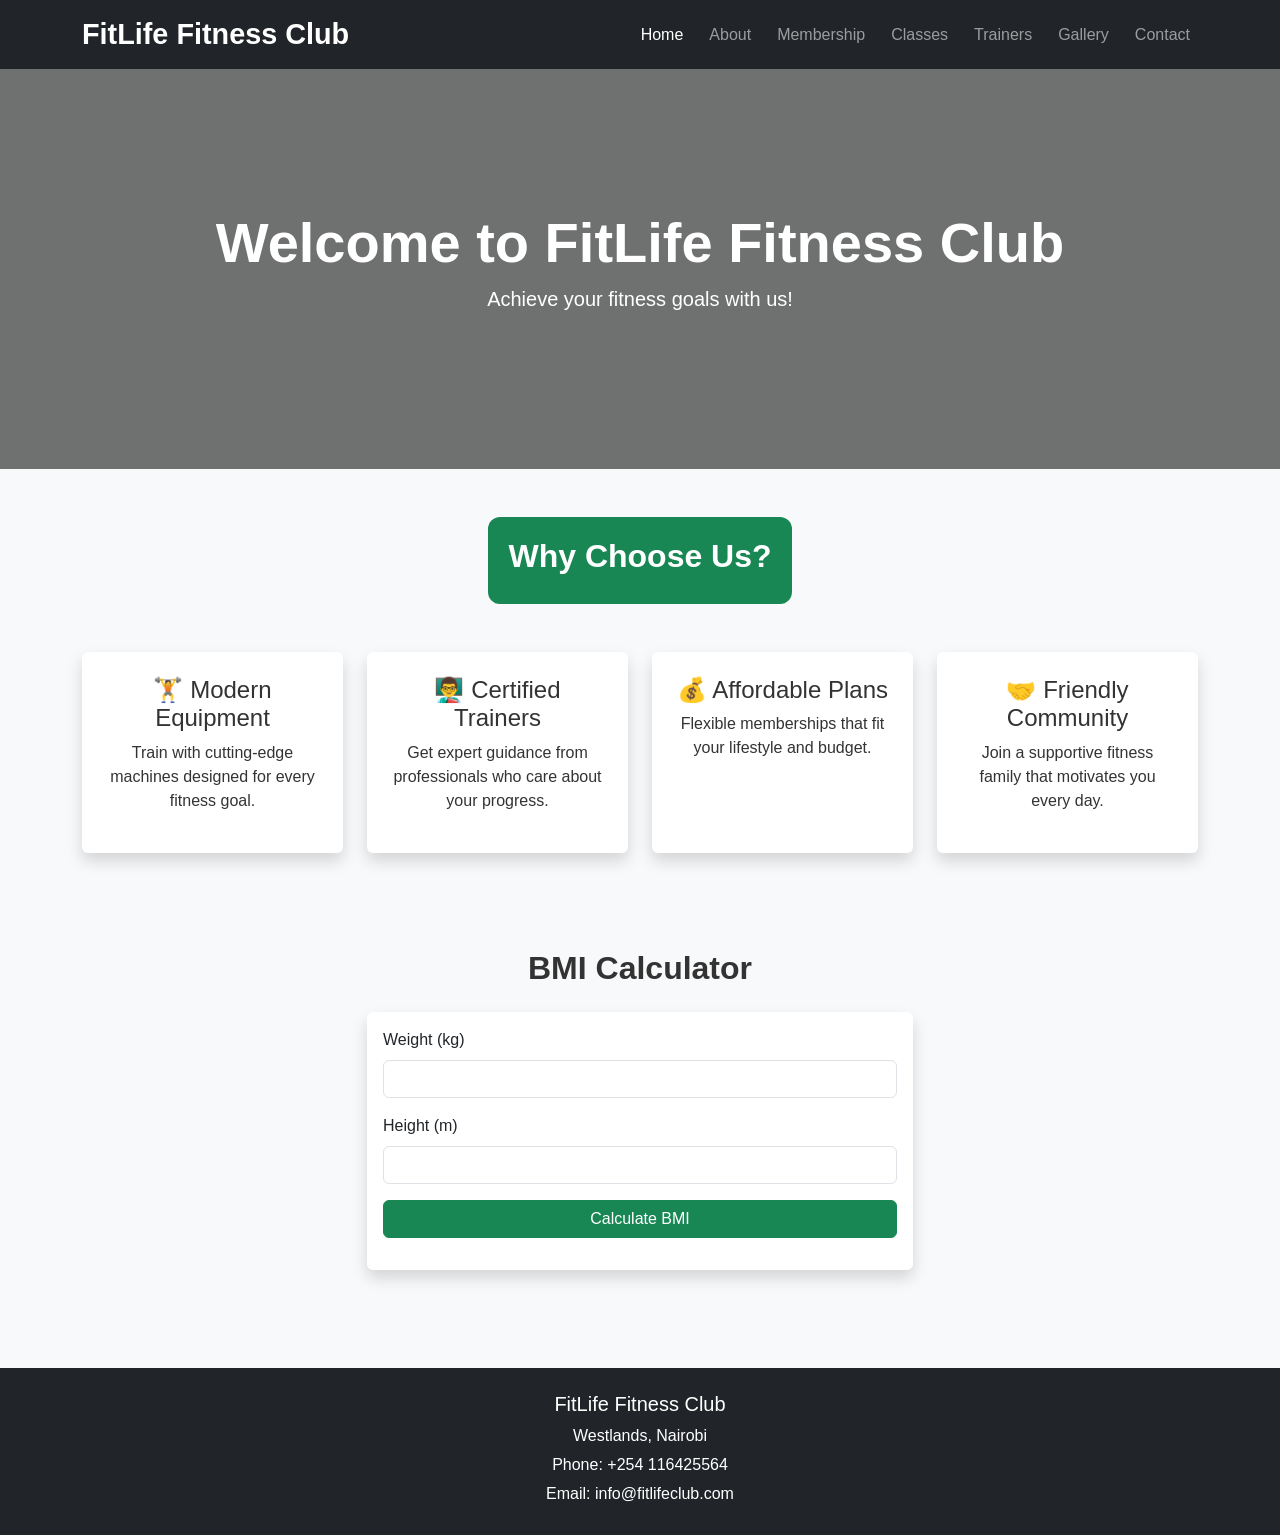
<file: index.html>
<!DOCTYPE html>
<html lang="en">
<head>
  <!-- Basic page setup -->
  <meta charset="UTF-8">
  <meta name="viewport" content="width=device-width, initial-scale=1.0">
  <title>FitLife Fitness Club</title>

  <!-- Bootstrap CSS (adds modern styles and layout utilities) -->
  <link href="https://cdn.jsdelivr.net/npm/bootstrap@5.3.7/dist/css/bootstrap.min.css" rel="stylesheet">

  <!-- Custom CSS (your own designs, hero background, etc.) -->
  <!-- If style.css is in the root folder, use href="style.css" -->
  <link rel="stylesheet" href="style.css">
</head>
<body>

  <!-- Navigation Bar -->
  <nav class="navbar navbar-expand-lg navbar-dark bg-dark">
    <div class="container">
      <a class="navbar-brand fw-bold" href="index.html">FitLife Fitness Club</a>
      <button class="navbar-toggler" type="button" data-bs-toggle="collapse" data-bs-target="#navbarNav">
        <span class="navbar-toggler-icon"></span>
      </button>
      <div class="collapse navbar-collapse" id="navbarNav">
        <ul class="navbar-nav ms-auto">
          <li class="nav-item"><a class="nav-link active" href="index.html">Home</a></li>
          <li class="nav-item"><a class="nav-link" href="about.html">About</a></li>
          <li class="nav-item"><a class="nav-link" href="membership.html">Membership</a></li>
          <li class="nav-item"><a class="nav-link" href="classes.html">Classes</a></li>
          <li class="nav-item"><a class="nav-link" href="trainers.html">Trainers</a></li>
          <li class="nav-item"><a class="nav-link" href="gallery.html">Gallery</a></li>
          <li class="nav-item"><a class="nav-link" href="contact.html">Contact</a></li>
        </ul>
      </div>
    </div>
  </nav>

  <!-- Hero Section -->
  <section class="hero text-white text-center d-flex align-items-center justify-content-center" style="height:400px;">
    <div class="container">
      <h1 class="display-4 fw-bold">Welcome to FitLife Fitness Club</h1>
      <p class="lead">Achieve your fitness goals with us!</p>
    </div>
  </section>

  <!-- Features Section -->
 <section class="py-5 bg-light">
  <div class="container">
    <div class="section-title text-center mb-5">
    <h2 class="fw-bold">Why Choose Us?</h2>
</div>
    <div class="row text-center">
      <!-- Each feature wrapped in a styled box -->
      <div class="col-md-3">
        <div class="feature-box p-4 shadow rounded bg-white h-100">
          <h4>🏋️ Modern Equipment</h4>
          <p>Train with cutting-edge machines designed for every fitness goal.</p>
        </div>
      </div>
      <div class="col-md-3">
        <div class="feature-box p-4 shadow rounded bg-white h-100">
          <h4>👨‍🏫 Certified Trainers</h4>
          <p>Get expert guidance from professionals who care about your progress.</p>
        </div>
      </div>
      <div class="col-md-3">
        <div class="feature-box p-4 shadow rounded bg-white h-100">
          <h4>💰 Affordable Plans</h4>
          <p>Flexible memberships that fit your lifestyle and budget.</p>
        </div>
      </div>
      <div class="col-md-3">
        <div class="feature-box p-4 shadow rounded bg-white h-100">
          <h4>🤝 Friendly Community</h4>
          <p>Join a supportive fitness family that motivates you every day.</p>
        </div>
      </div>
    </div>
  </div>
</section>

  <!-- BMI Calculator -->
  <section class="py-5">
  <div class="container">
    <h2 class="text-center mb-4 fw-bold">BMI Calculator</h2>
    <div class="row justify-content-center">
      <div class="col-md-6">
        <div class="card shadow">
          <div class="card-body">
            <div class="mb-3">
              <label for="weight" class="form-label">Weight (kg)</label>
              <input type="number" id="weight" class="form-control">
            </div>
            <div class="mb-3">
              <label for="height" class="form-label">Height (m)</label>
              <input type="number" step="0.01" id="height" class="form-control">
            </div>
            <button class="btn btn-success w-100" onclick="calculateBMI()">Calculate BMI</button>
            <h4 class="mt-3 text-center" id="result"></h4>
          </div>
        </div>
      </div>
    </div>
  </div>
</section>


  <!-- Footer -->
  <footer class="bg-dark text-white text-center py-4">
    <div class="container">
      <h5>FitLife Fitness Club</h5>
      <p>Westlands, Nairobi</p>
      <p>Phone: +254 116425564</p>
      <p>Email: info@fitlifeclub.com</p>
    </div>
  </footer>

  <!-- Bootstrap JS (for navbar toggle and other components) -->
  <script src="https://cdn.jsdelivr.net/npm/bootstrap@5.3.7/dist/js/bootstrap.bundle.min.js"></script>

  <!-- BMI Calculator Script -->
  <script>
    function calculateBMI() {
      const weight = parseFloat(document.getElementById('weight').value);
      const height = parseFloat(document.getElementById('height').value);
      if (weight > 0 && height > 0) {
        const bmi = (weight / (height * height)).toFixed(2);
        document.getElementById('result').innerText = "Your BMI is " + bmi;
      } else {
        document.getElementById('result').innerText = "Please enter valid values.";
      }
    }
  </script>
</body>
</html>
</file>
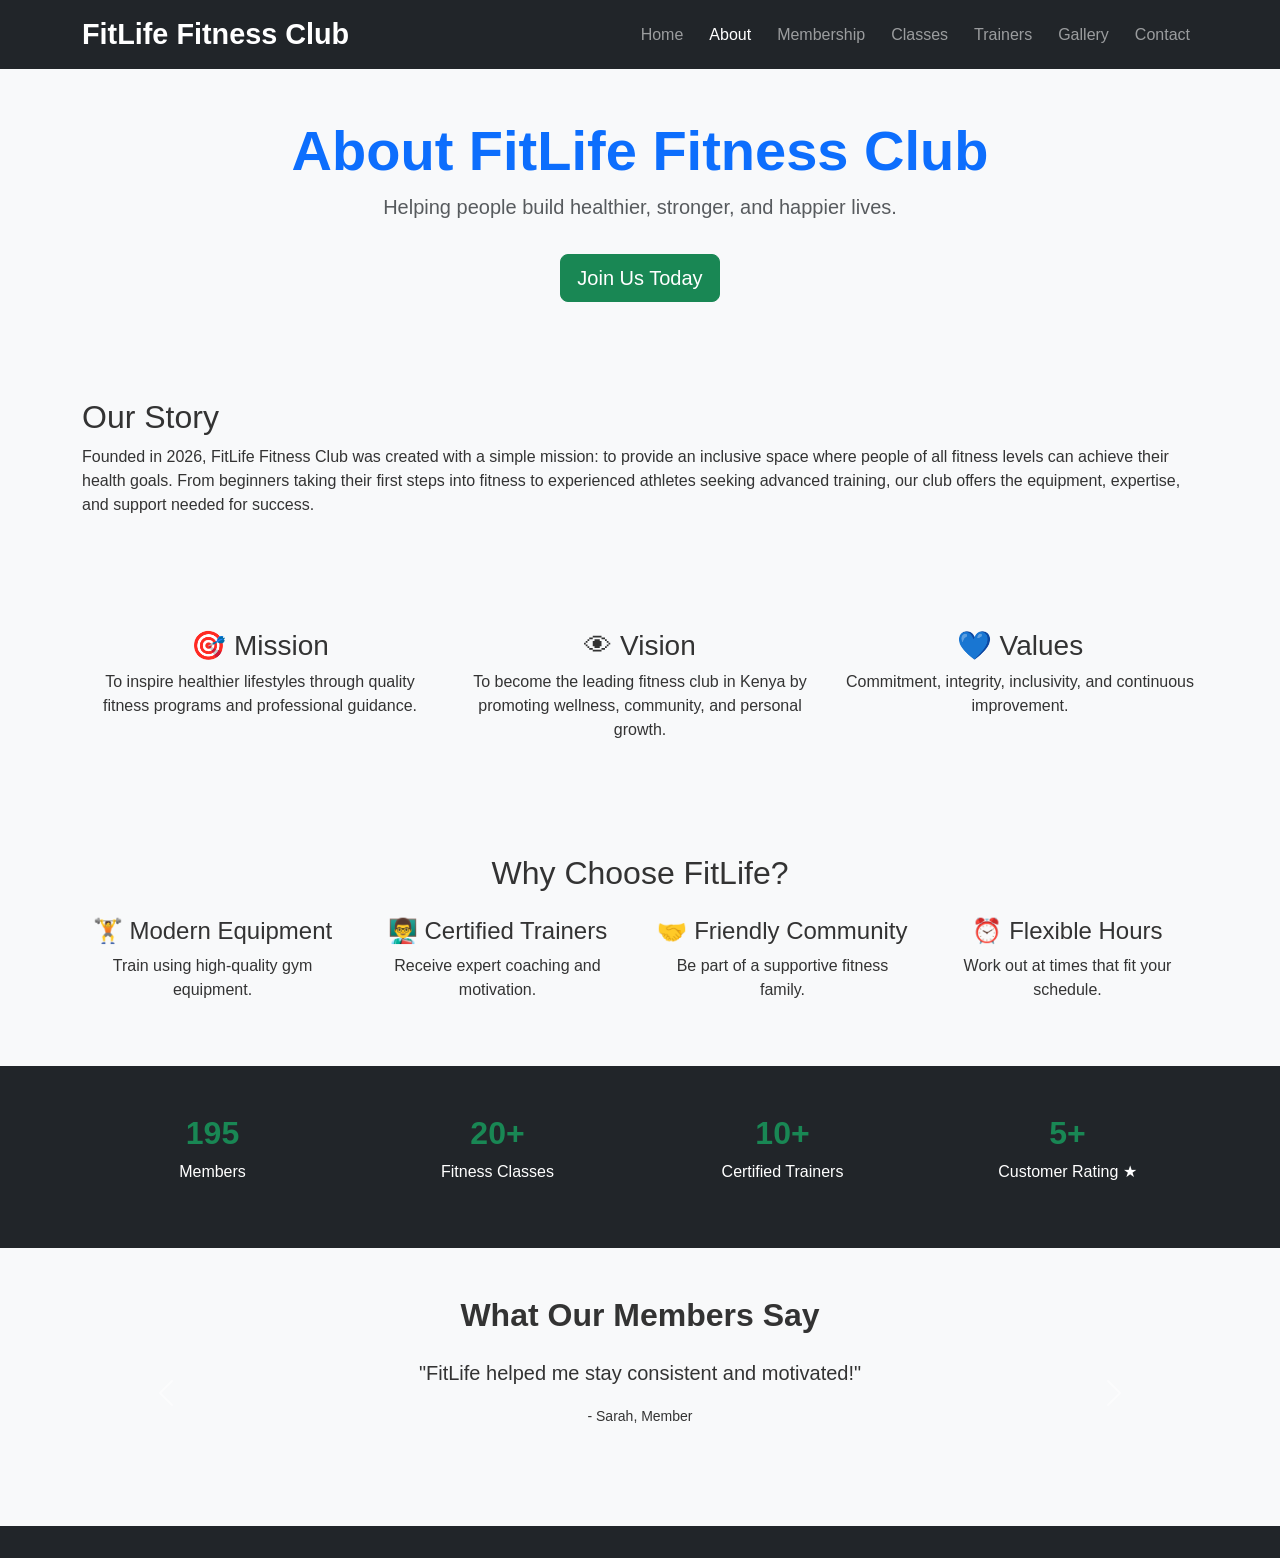
<file: about.html>
<!DOCTYPE html>
<html lang="en">
<head>
  <!-- Basic page setup -->
  <meta charset="UTF-8">
  <meta name="viewport" content="width=device-width, initial-scale=1.0">
  <title>About FitLife Fitness Club</title>

  <!-- Bootstrap CSS (provides ready-made styles and layout utilities) -->
  <link href="https://cdn.jsdelivr.net/npm/bootstrap@5.3.2/dist/css/bootstrap.min.css" rel="stylesheet">

  <!-- Your custom CSS file (for extra designs beyond Bootstrap) -->
  <link rel="stylesheet" href="style.css">
</head>
<body>

  <!-- Navigation bar (appears at the top of every page) -->
  <nav class="navbar navbar-expand-lg navbar-dark bg-dark">
    <div class="container">
      <!-- Website brand/logo -->
      <a class="navbar-brand fw-bold" href="index.html">FitLife Fitness Club</a>

      <!-- Button for mobile menu toggle -->
      <button class="navbar-toggler" type="button" data-bs-toggle="collapse" data-bs-target="#navbarNav">
        <span class="navbar-toggler-icon"></span>
      </button>

      <!-- Navigation links -->
      <div class="collapse navbar-collapse" id="navbarNav">
        <ul class="navbar-nav ms-auto">
          <!-- ms-auto pushes links to the right -->
          <li class="nav-item"><a class="nav-link" href="index.html">Home</a></li>
          <li class="nav-item"><a class="nav-link active" href="about.html">About</a></li>
          <li class="nav-item"><a class="nav-link" href="membership.html">Membership</a></li>
          <li class="nav-item"><a class="nav-link" href="classes.html">Classes</a></li>
          <li class="nav-item"><a class="nav-link" href="trainers.html">Trainers</a></li>
          <li class="nav-item"><a class="nav-link" href="gallery.html">Gallery</a></li>
          <li class="nav-item"><a class="nav-link" href="contacts.html">Contact</a></li>
        </ul>
      </div>
    </div>
  </nav>

  <!-- Hero/About Section -->
  <section class="bg-light py-5 text-center">
    <div class="container">
      <!-- Main heading and tagline -->
      <h1 class="display-4 fw-bold text-primary">About FitLife Fitness Club</h1>
      <p class="lead text-muted">Helping people build healthier, stronger, and happier lives.</p>
      <!-- Call-to-action button -->
      <a href="membership.html" class="btn btn-success btn-lg mt-3">Join Us Today</a>
    </div>
  </section>

  <!-- Our Story Section -->
  <section class="py-5">
    <div class="container">
      <h2>Our Story</h2>
      <p>
        Founded in 2026, FitLife Fitness Club was created with a simple mission:
        to provide an inclusive space where people of all fitness levels can achieve
        their health goals. From beginners taking their first steps into fitness to
        experienced athletes seeking advanced training, our club offers the equipment,
        expertise, and support needed for success.
      </p>
    </div>
  </section>

  <!-- Mission, Vision, Values Section -->
  <section class="bg-light py-5">
    <div class="container">
      <div class="row text-center">
        <!-- Each col-md-4 makes 3 equal columns on medium+ screens -->
        <div class="col-md-4">
          <h3>🎯 Mission</h3>
          <p>To inspire healthier lifestyles through quality fitness programs and professional guidance.</p>
        </div>
        <div class="col-md-4">
          <h3>👁 Vision</h3>
          <p>To become the leading fitness club in Kenya by promoting wellness, community, and personal growth.</p>
        </div>
        <div class="col-md-4">
          <h3>💙 Values</h3>
          <p>Commitment, integrity, inclusivity, and continuous improvement.</p>
        </div>
      </div>
    </div>
  </section>

  <!-- Why Choose Us Section -->
  <section class="py-5">
    <div class="container">
      <h2 class="text-center mb-4">Why Choose FitLife?</h2>
      <div class="row text-center">
        <!-- Four equal columns -->
        <div class="col-md-3">
          <h4>🏋️ Modern Equipment</h4>
          <p>Train using high-quality gym equipment.</p>
        </div>
        <div class="col-md-3">
          <h4>👨‍🏫 Certified Trainers</h4>
          <p>Receive expert coaching and motivation.</p>
        </div>
        <div class="col-md-3">
          <h4>🤝 Friendly Community</h4>
          <p>Be part of a supportive fitness family.</p>
        </div>
        <div class="col-md-3">
          <h4>⏰ Flexible Hours</h4>
          <p>Work out at times that fit your schedule.</p>
        </div>
      </div>
    </div>
  </section>

  <!-- Stats Section -->
  <!-- Stats Section -->
<section class="bg-dark text-white py-5">
  <div class="container">
    <div class="row text-center">
      <!-- Each stat has a data-target attribute for animation -->
      <div class="col-md-3">
        <h2 class="fw-bold text-success counter" data-target="500">0</h2>
        <p>Members</p>
      </div>
      <div class="col-md-3">
        <h2 class="fw-bold text-success counter" data-target="20">0</h2>
        <p>Fitness Classes</p>
      </div>
      <div class="col-md-3">
        <h2 class="fw-bold text-success counter" data-target="10">0</h2>
        <p>Certified Trainers</p>
      </div>
      <div class="col-md-3">
        <h2 class="fw-bold text-success counter" data-target="5">0</h2>
        <p>Customer Rating ★</p>
      </div>
    </div>
  </div>
</section>

<!-- Counter Script -->
<script>
  // Animate numbers from 0 up to their target
  document.querySelectorAll('.counter').forEach(counter => {
    const updateCount = () => {
      const target = +counter.getAttribute('data-target'); // target number
      const count = +counter.innerText; // current number
      const increment = target / 100; // speed of counting

      if (count < target) {
        counter.innerText = Math.ceil(count + increment);
        setTimeout(updateCount, 30); // repeat until target reached
      } else {
        counter.innerText = target + "+"; // add + for style
      }
    };
    updateCount();
  });
</script>
<!-- Testimonials Carousel -->
<section class="py-5 bg-light">
  <div class="container">
    <h2 class="text-center mb-4 fw-bold">What Our Members Say</h2>
    <div id="testimonialCarousel" class="carousel slide" data-bs-ride="carousel">
      <div class="carousel-inner text-center">
        <!-- First testimonial -->
        <div class="carousel-item active">
          <p class="lead">"FitLife helped me stay consistent and motivated!"</p>
          <small>- Sarah, Member</small>
        </div>
        <!-- Second testimonial -->
        <div class="carousel-item">
          <p class="lead">"The trainers are supportive and the community is amazing."</p>
          <small>- James, Member</small>
        </div>
        <!-- Third testimonial -->
        <div class="carousel-item">
          <p class="lead">"Affordable plans and flexible hours make it perfect for me."</p>
          <small>- Aisha, Member</small>
        </div>
      </div>
      <!-- Carousel controls -->
      <button class="carousel-control-prev" type="button" data-bs-target="#testimonialCarousel" data-bs-slide="prev">
        <span class="carousel-control-prev-icon"></span>
      </button>
      <button class="carousel-control-next" type="button" data-bs-target="#testimonialCarousel" data-bs-slide="next">
        <span class="carousel-control-next-icon"></span>
      </button>
    </div>
  </div>
</section>


  <!-- Footer -->
  <footer class="bg-dark text-white text-center py-3">
    <p class="mb-0">
</file>
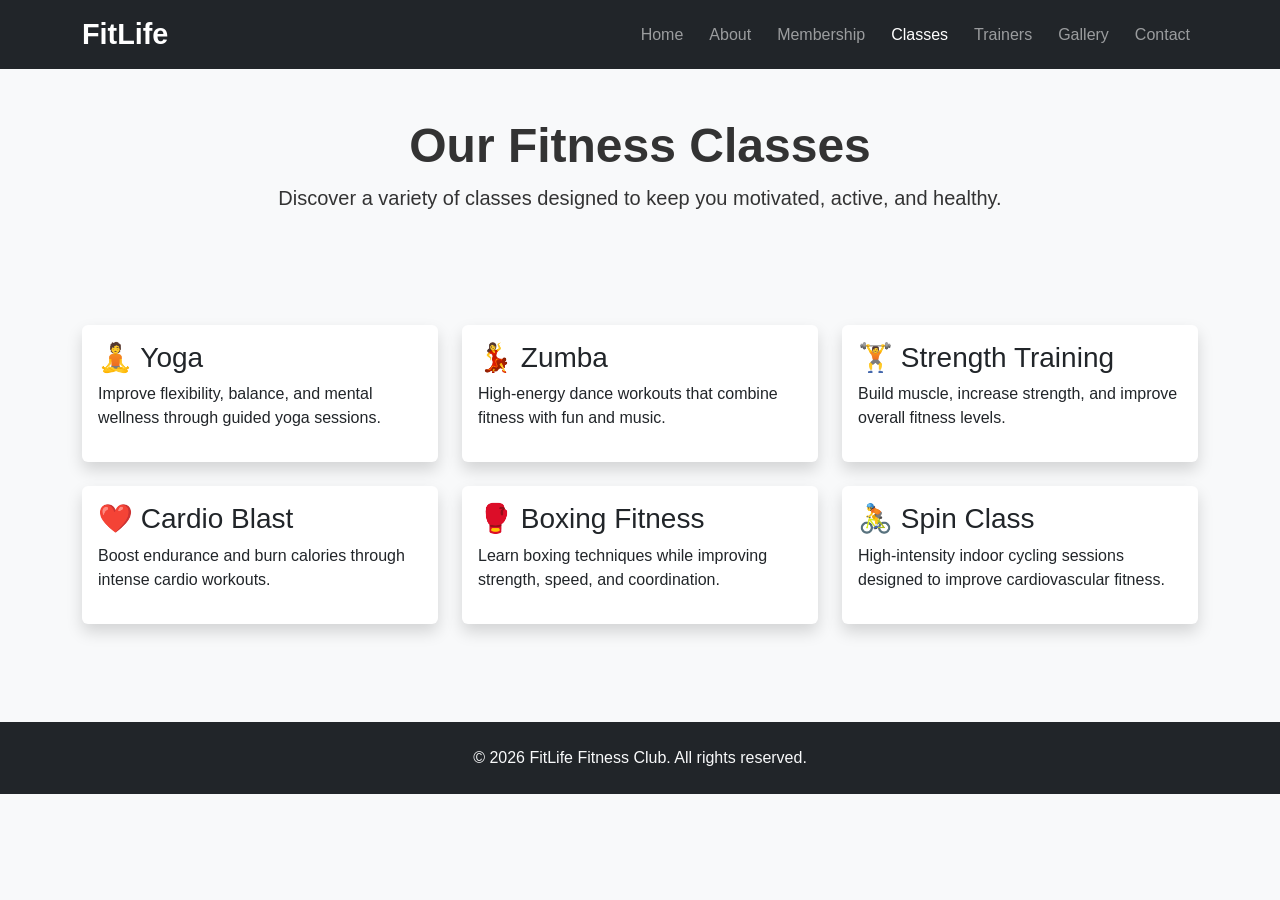
<file: classes.html>
<!DOCTYPE html>
<html lang="en">
<head>
  <!-- Basic page setup -->
  <meta charset="UTF-8">
  <meta name="viewport" content="width=device-width, initial-scale=1.0">
  <title>Fitness Classes | FitLife Fitness Club</title>

  <!-- Bootstrap CSS (provides ready-made styles and layout utilities) -->
  <link href="https://cdn.jsdelivr.net/npm/bootstrap@5.3.7/dist/css/bootstrap.min.css" rel="stylesheet">

  <!-- Custom CSS (your own styles for branding, hero images, etc.) -->
  <!-- NOTE: If style.css is in the root folder, use href="style.css" instead of "css/style.css" -->
  <link rel="stylesheet" href="style.css">
</head>
<body>

  <!-- Navigation Bar -->
  <nav class="navbar navbar-expand-lg navbar-dark bg-dark">
    <div class="container">

      <!-- Brand/Logo -->
      <a class="navbar-brand fw-bold" href="index.html">FitLife</a>

      <!-- Mobile menu toggle button -->
      <button class="navbar-toggler" type="button"
              data-bs-toggle="collapse"
              data-bs-target="#navbarNav">
        <span class="navbar-toggler-icon"></span>
      </button>

      <!-- Navigation links -->
      <div class="collapse navbar-collapse" id="navbarNav">
        <ul class="navbar-nav ms-auto">
          <!-- ms-auto pushes links to the right -->
          <li class="nav-item"><a class="nav-link" href="index.html">Home</a></li>
          <li class="nav-item"><a class="nav-link" href="about.html">About</a></li>
          <li class="nav-item"><a class="nav-link" href="membership.html">Membership</a></li>
          <li class="nav-item"><a class="nav-link active" href="classes.html">Classes</a></li>
          <li class="nav-item"><a class="nav-link" href="trainers.html">Trainers</a></li>
          <li class="nav-item"><a class="nav-link" href="gallery.html">Gallery</a></li>
          <li class="nav-item"><a class="nav-link" href="contact.html">Contact</a></li>
        </ul>
      </div>
    </div>
  </nav>

  <!-- Page Header -->
  <section class="bg-light py-5">
    <div class="container text-center">
      <h1 class="display-5 fw-bold">Our Fitness Classes</h1>
      <p class="lead">
        Discover a variety of classes designed to keep you motivated,
        active, and healthy.
      </p>
    </div>
  </section>

  <!-- Classes Section -->
  <section class="py-5">
    <div class="container">
      <!-- g-4 adds spacing between grid items -->
      <div class="row g-4">

        <!-- Each class is inside a Bootstrap card -->
        <div class="col-md-4">
          <div class="card h-100 shadow">
            <div class="card-body">
              <h3>🧘 Yoga</h3>
              <p>Improve flexibility, balance, and mental wellness through guided yoga sessions.</p>
            </div>
          </div>
        </div>

        <div class="col-md-4">
          <div class="card h-100 shadow">
            <div class="card-body">
              <h3>💃 Zumba</h3>
              <p>High-energy dance workouts that combine fitness with fun and music.</p>
            </div>
          </div>
        </div>

        <div class="col-md-4">
          <div class="card h-100 shadow">
            <div class="card-body">
              <h3>🏋️ Strength Training</h3>
              <p>Build muscle, increase strength, and improve overall fitness levels.</p>
            </div>
          </div>
        </div>

        <div class="col-md-4">
          <div class="card h-100 shadow">
            <div class="card-body">
              <h3>❤️ Cardio Blast</h3>
              <p>Boost endurance and burn calories through intense cardio workouts.</p>
            </div>
          </div>
        </div>

        <div class="col-md-4">
          <div class="card h-100 shadow">
            <div class="card-body">
              <h3>🥊 Boxing Fitness</h3>
              <p>Learn boxing techniques while improving strength, speed, and coordination.</p>
            </div>
          </div>
        </div>

        <div class="col-md-4">
          <div class="card h-100 shadow">
            <div class="card-body">
              <h3>🚴 Spin Class</h3>
              <p>High-intensity indoor cycling sessions designed to improve cardiovascular fitness.</p>
            </div>
          </div>
        </div>

      </div>
    </div>
  </section>

  <!-- Footer -->
  <footer class="bg-dark text-light py-4">
    <div class="container text-center">
      <p class="mb-0">&copy; 2026 FitLife Fitness Club. All rights reserved.</p>
    </div>
  </footer>

  <!-- Bootstrap JS (enables interactive components like navbar toggle) -->
  <script src="https://cdn.jsdelivr.net/npm/bootstrap@5.3.7/dist/js/bootstrap.bundle.min.js"></script>
</body>
</html>
</file>
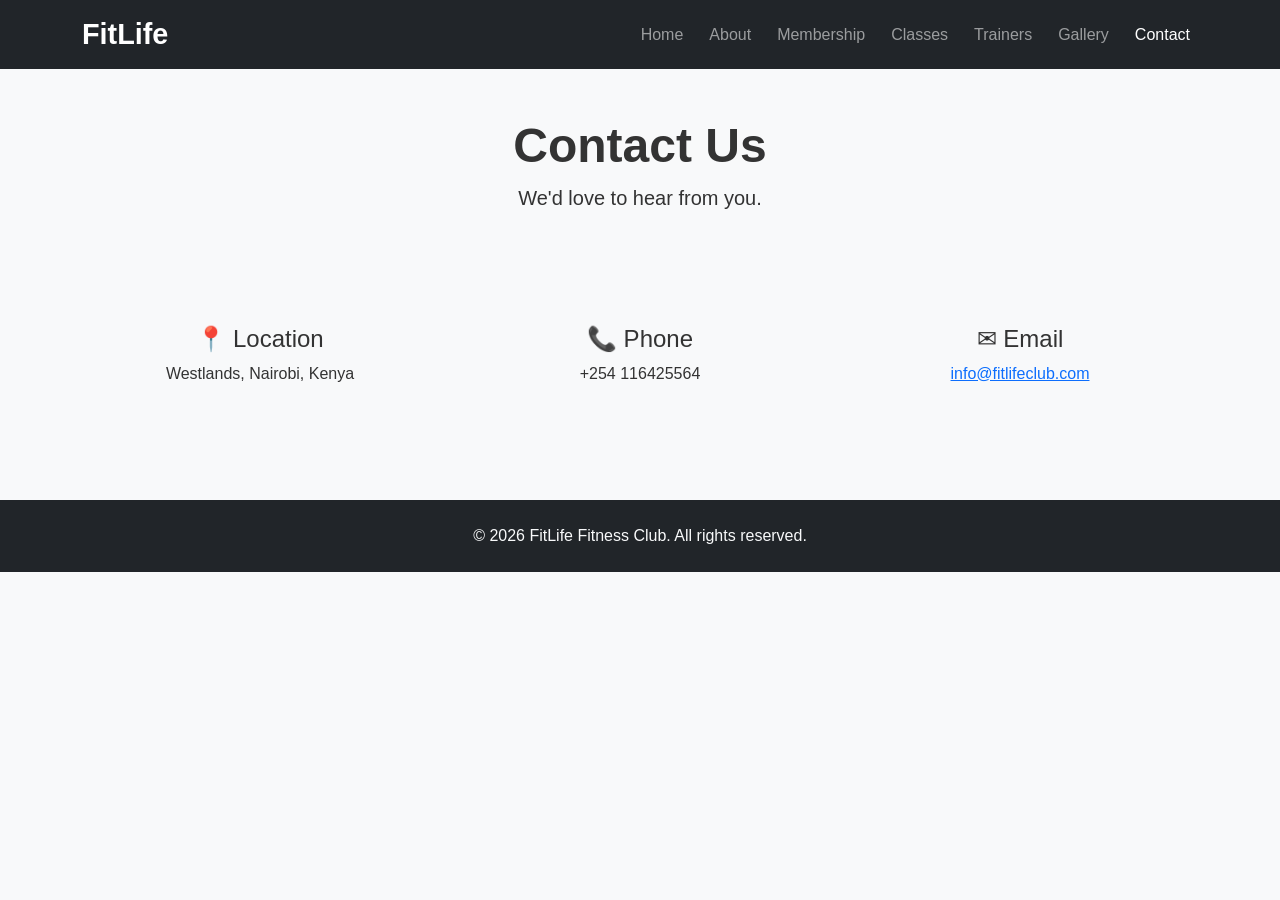
<file: contact.html>
<!DOCTYPE html>
<html lang="en">
<head>
  <!-- Basic page setup -->
  <meta charset="UTF-8">
  <meta name="viewport" content="width=device-width, initial-scale=1.0">
  <title>Contact | FitLife Fitness Club</title>

  <!-- Bootstrap CSS -->
  <link href="https://cdn.jsdelivr.net/npm/bootstrap@5.3.7/dist/css/bootstrap.min.css" rel="stylesheet">

  <!-- Custom CSS -->
  <!-- If style.css is in the root folder, use href="style.css" -->
  <link rel="stylesheet" href="style.css">
</head>
<body>

  <!-- Navigation Bar -->
  <nav class="navbar navbar-expand-lg navbar-dark bg-dark">
    <div class="container">
      <a class="navbar-brand fw-bold" href="index.html">FitLife</a>
      <button class="navbar-toggler" type="button"
              data-bs-toggle="collapse"
              data-bs-target="#navbarNav">
        <span class="navbar-toggler-icon"></span>
      </button>
      <div class="collapse navbar-collapse" id="navbarNav">
        <ul class="navbar-nav ms-auto">
          <li class="nav-item"><a class="nav-link" href="index.html">Home</a></li>
          <li class="nav-item"><a class="nav-link" href="about.html">About</a></li>
          <li class="nav-item"><a class="nav-link" href="membership.html">Membership</a></li>
          <li class="nav-item"><a class="nav-link" href="classes.html">Classes</a></li>
          <li class="nav-item"><a class="nav-link" href="trainers.html">Trainers</a></li>
          <li class="nav-item"><a class="nav-link" href="gallery.html">Gallery</a></li>
          <li class="nav-item"><a class="nav-link active" href="contact.html">Contact</a></li>
        </ul>
      </div>
    </div>
  </nav>

  <!-- Page Header -->
  <section class="bg-light py-5">
    <div class="container text-center">
      <h1 class="display-5 fw-bold">Contact Us</h1>
      <p class="lead">We'd love to hear from you.</p>
    </div>
  </section>

  <!-- Contact Information -->
  <section class="py-5">
    <div class="container">
      <div class="row text-center">
        <!-- Location -->
        <div class="col-md-4">
          <h4>📍 Location</h4>
          <p>Westlands, Nairobi, Kenya</p>
        </div>
        <!-- Phone -->
        <div class="col-md-4">
          <h4>📞 Phone</h4>
          <p>+254 116425564</p>
        </div>
        <!-- Email -->
        <div class="col-md-4">
          <h4>✉ Email</h4>
          <!-- mailto: makes the email clickable -->
          <p><a href="mailto:info@fitlifeclub.com">info@fitlifeclub.com</a></p>
        </div>
      </div>
    </div>
  </section>

  <!-- Footer -->
  <footer class="bg-dark text-light py-4">
    <div class="container text-center">
      <p class="mb-0">&copy; 2026 FitLife Fitness Club. All rights reserved.</p>
    </div>
  </footer>

  <!-- Bootstrap JS -->
  <script src="https://cdn.jsdelivr.net/npm/bootstrap@5.3.7/dist/js/bootstrap.bundle.min.js"></script>
</body>
</html>
</file>
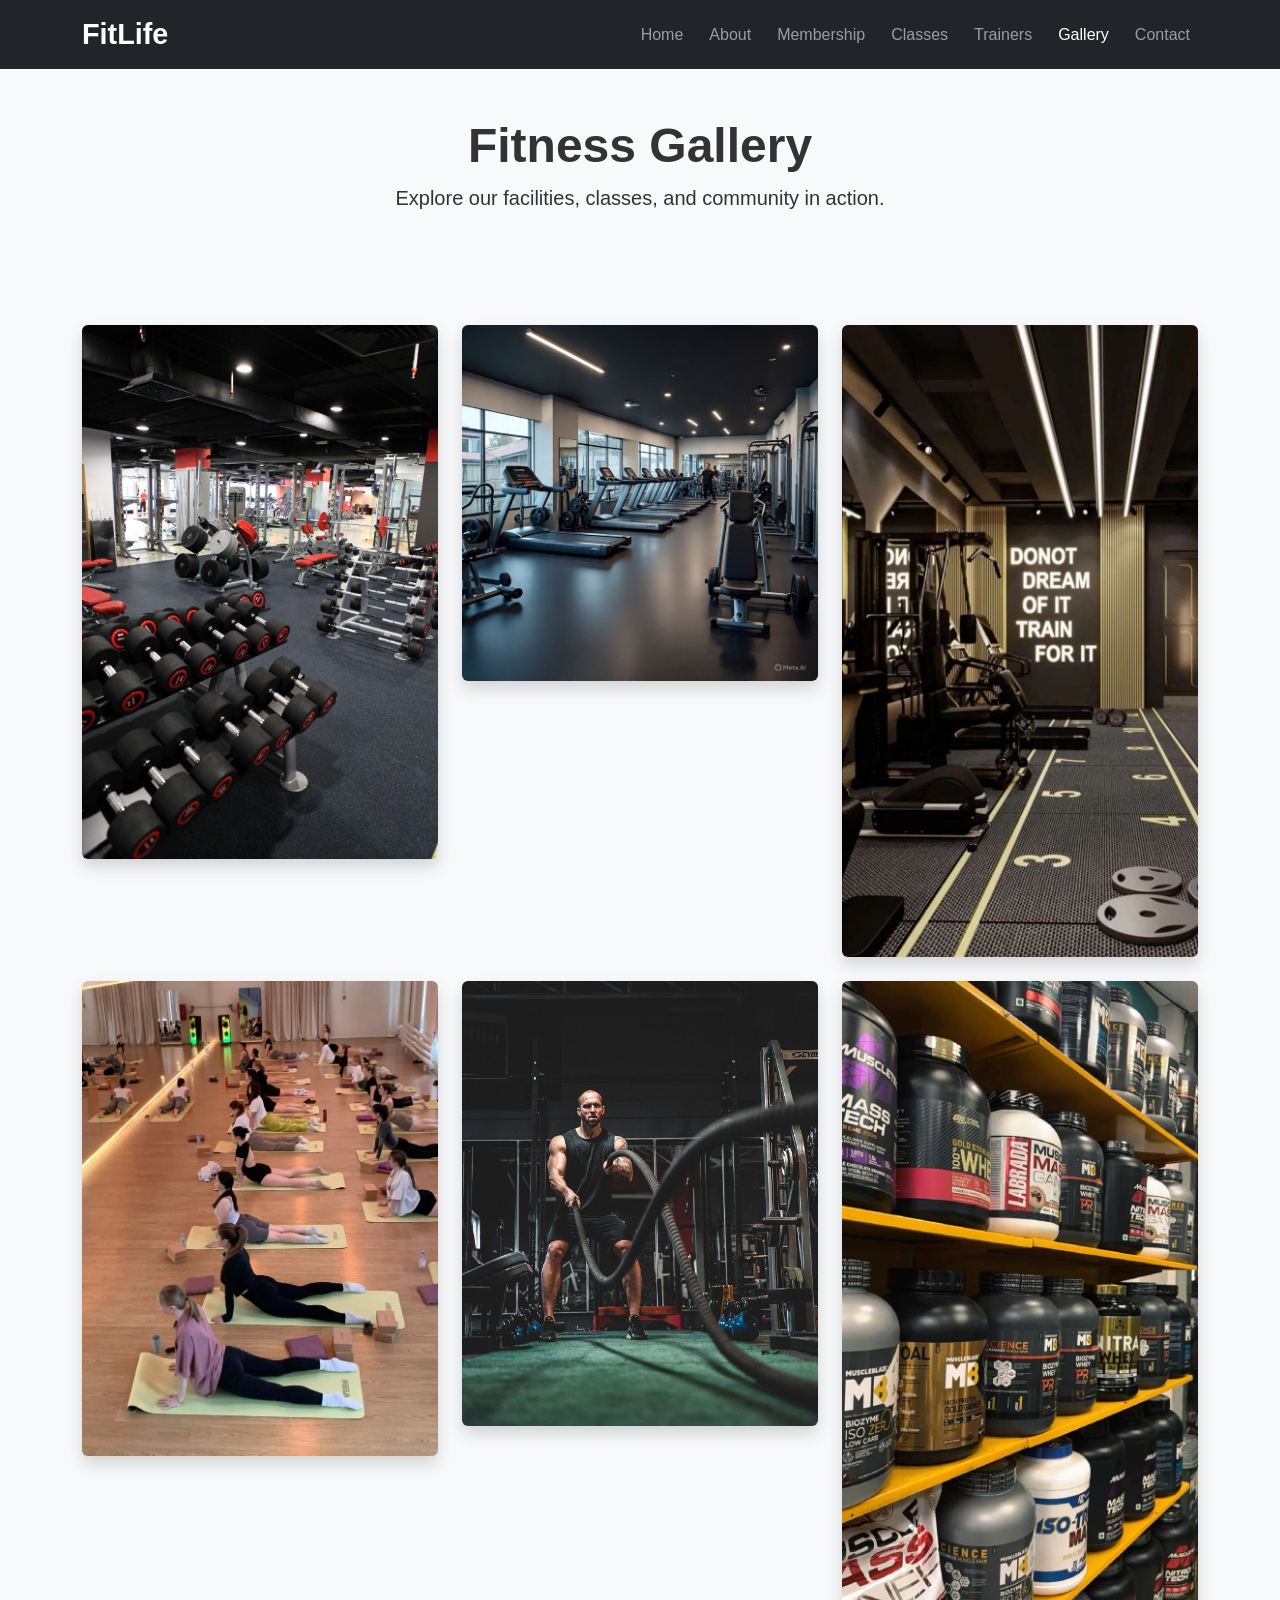
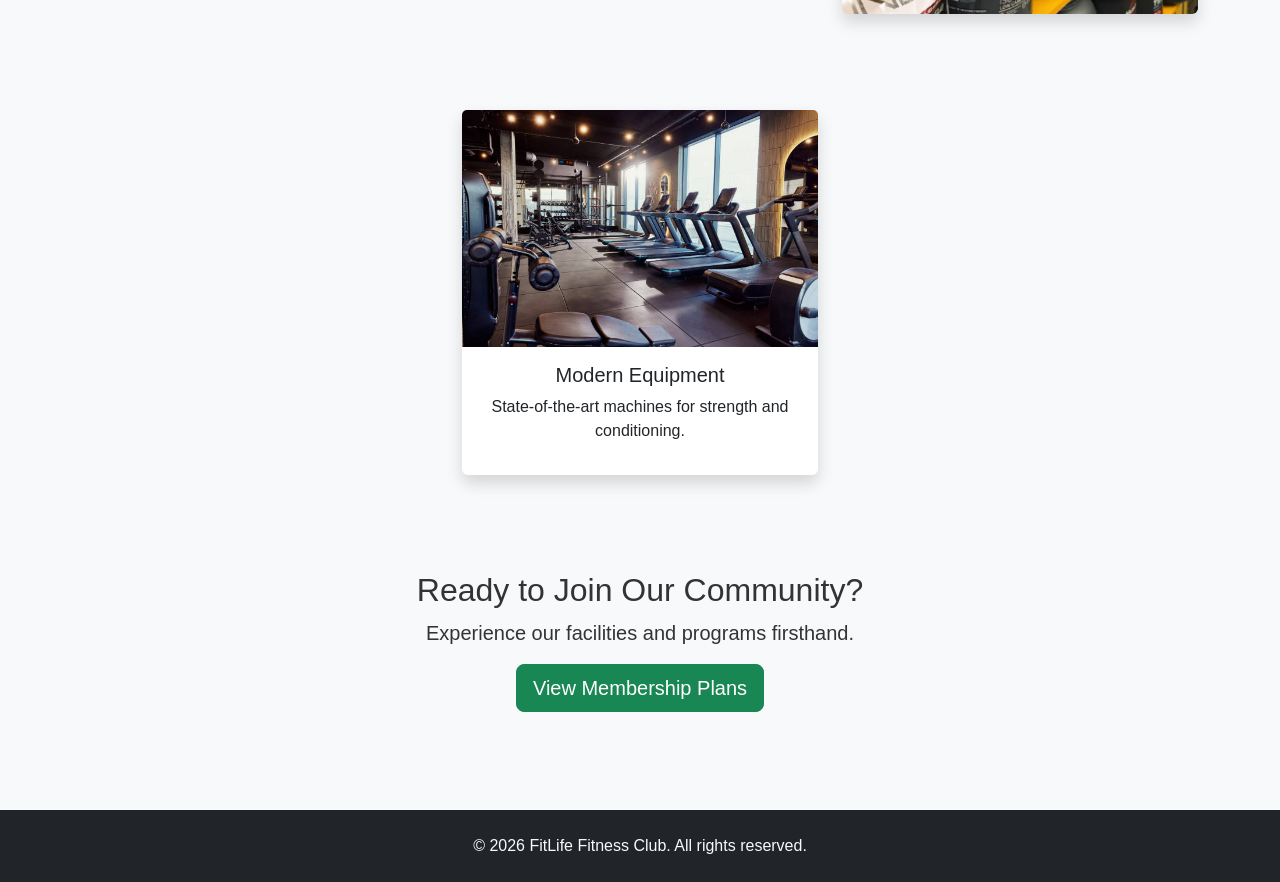
<file: gallery.html>
<!DOCTYPE html>
<html lang="en">
<head>
  <!-- Basic page setup -->
  <meta charset="UTF-8">
  <meta name="viewport" content="width=device-width, initial-scale=1.0">
  <title>Gallery | FitLife Fitness Club</title>

  <!-- Bootstrap CSS -->
  <link href="https://cdn.jsdelivr.net/npm/bootstrap@5.3.7/dist/css/bootstrap.min.css" rel="stylesheet">

  <!-- Custom CSS -->
  <link rel="stylesheet" href="style.css">
</head>
<body>

  <!-- Navigation Bar -->
  <nav class="navbar navbar-expand-lg navbar-dark bg-dark">
    <div class="container">
      <a class="navbar-brand fw-bold" href="index.html">FitLife</a>
      <button class="navbar-toggler" type="button"
              data-bs-toggle="collapse"
              data-bs-target="#navbarNav">
        <span class="navbar-toggler-icon"></span>
      </button>
      <div class="collapse navbar-collapse" id="navbarNav">
        <ul class="navbar-nav ms-auto">
          <li class="nav-item"><a class="nav-link" href="index.html">Home</a></li>
          <li class="nav-item"><a class="nav-link" href="about.html">About</a></li>
          <li class="nav-item"><a class="nav-link" href="membership.html">Membership</a></li>
          <li class="nav-item"><a class="nav-link" href="classes.html">Classes</a></li>
          <li class="nav-item"><a class="nav-link" href="trainers.html">Trainers</a></li>
          <li class="nav-item"><a class="nav-link active" href="gallery.html">Gallery</a></li>
          <li class="nav-item"><a class="nav-link" href="contact.html">Contact</a></li>
        </ul>
      </div>
    </div>
  </nav>

  <!-- Page Header -->
  <section class="bg-light py-5">
    <div class="container text-center">
      <h1 class="display-5 fw-bold">Fitness Gallery</h1>
      <p class="lead">Explore our facilities, classes, and community in action.</p>
    </div>
  </section>

  <!-- Image Grid -->
  <section class="py-5">
    <div class="container">
      <div class="row g-4">
        <!-- Each image is responsive, rounded, and has a shadow -->
        <div class="col-md-4">
         <img src="dumbells.jpg" class="img-fluid rounded shadow" alt="Dumbbells">

        </div>
        <div class="col-md-4">
           <img src="treadmills.jpg" class="img-fluid rounded shadow" alt="Treadmills">

        </div>
        <div class="col-md-4">
          <img src="gym.jpg" class="img-fluid rounded shadow" alt="Gym area with equipment">
        </div>
        <div class="col-md-4">
          <img src="yoga.jpg" class="img-fluid rounded shadow" alt="yoga class in session">
        </div>
        <div class="col-md-4">
          <img src="cardio.jpg" class="img-fluid rounded shadow" alt="Cardio Area">
        </div>
        <div class="col-md-4">
          <img src="protein.jpg" class="img-fluid rounded shadow" alt="Protein powder and supplements">
        </div>
      </div>
    </div>
  </section>

  <!-- Example Card (for highlighting a feature) -->
  <section class="py-5">
    <div class="container">
      <div class="row justify-content-center">
        <!-- Card component with image + text -->
        <div class="col-md-4">
          <div class="card shadow">
            <img src="equipment.jpg" class="card-img-top" alt="Gym Equipment">
            <div class="card-body text-center">
              <h5>Modern Equipment</h5>
              <p>State-of-the-art machines for strength and conditioning.</p>
            </div>
          </div>
        </div>
      </div>
    </div>
  </section>

  <!-- Call to Action -->
  <section class="text-center py-5 bg-light">
    <div class="container">
      <h2>Ready to Join Our Community?</h2>
      <p class="lead">Experience our facilities and programs firsthand.</p>
      <a href="membership.html" class="btn btn-success btn-lg">View Membership Plans</a>
    </div>
  </section>

  <!-- Footer -->
  <footer class="bg-dark text-light py-4">
    <div class="container text-center">
      <p class="mb-0">&copy; 2026 FitLife Fitness Club. All rights reserved.</p>
    </div>
  </footer>

  <!-- Bootstrap JS -->
  <script src="https://cdn.jsdelivr.net/npm/bootstrap@5.3.7/dist/js/bootstrap.bundle.min.js"></script>
</body>
</html>
</file>
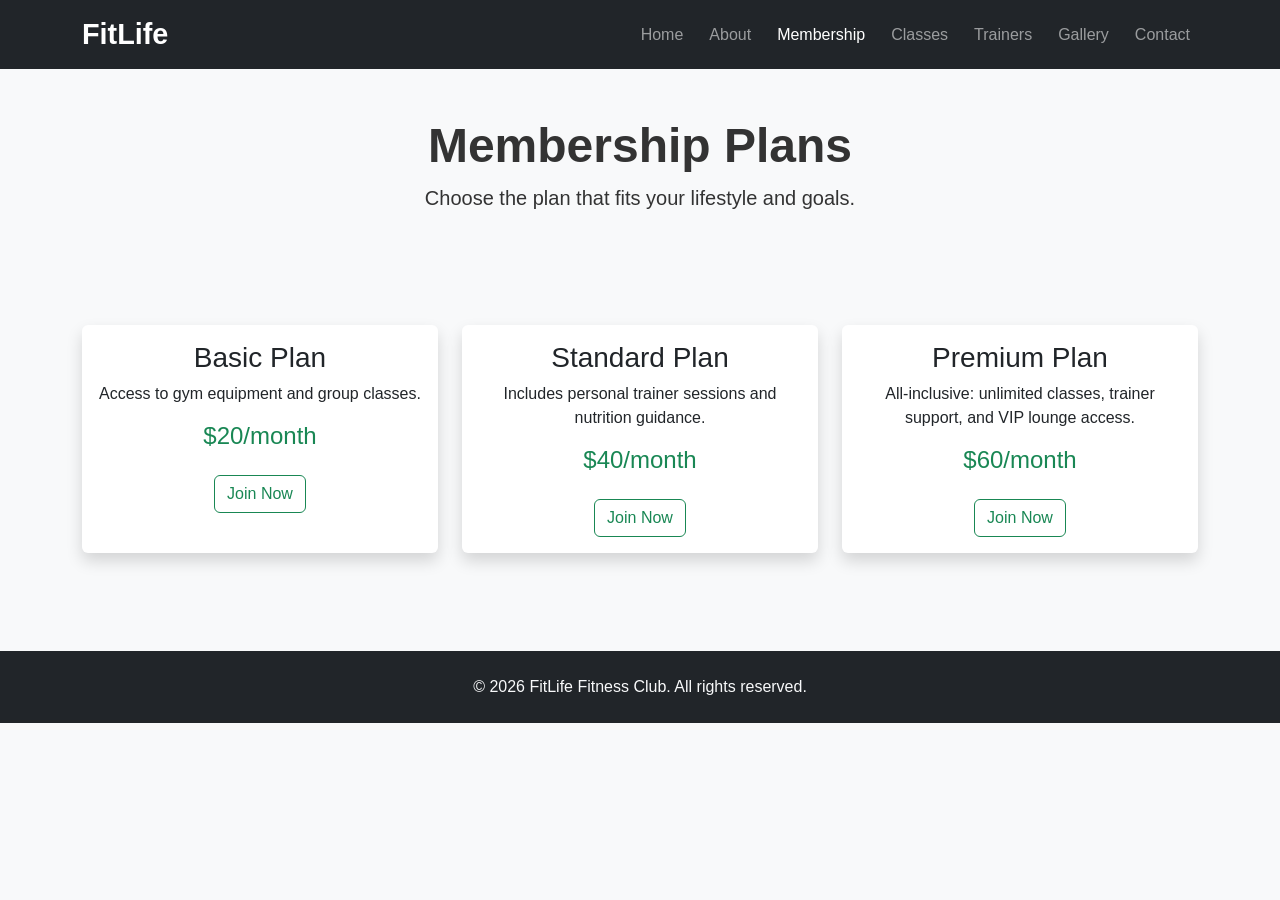
<file: membership.html>
<!DOCTYPE html>
<html lang="en">
<head>
  <!-- Basic page setup -->
  <meta charset="UTF-8">
  <meta name="viewport" content="width=device-width, initial-scale=1.0">
  <title>Membership Plans | FitLife Fitness Club</title>

  <!-- Bootstrap CSS (adds modern styles and layout utilities) -->
  <link href="https://cdn.jsdelivr.net/npm/bootstrap@5.3.7/dist/css/bootstrap.min.css" rel="stylesheet">

  <!-- Custom CSS -->
  <!-- If style.css is in the root folder, use href="style.css" -->
  <link rel="stylesheet" href="style.css">
</head>
<body>

  <!-- Navigation Bar -->
  <nav class="navbar navbar-expand-lg navbar-dark bg-dark">
    <div class="container">
      <a class="navbar-brand fw-bold" href="index.html">FitLife</a>
      <button class="navbar-toggler" type="button" data-bs-toggle="collapse" data-bs-target="#navbarNav">
        <span class="navbar-toggler-icon"></span>
      </button>
      <div class="collapse navbar-collapse" id="navbarNav">
        <ul class="navbar-nav ms-auto">
          <li class="nav-item"><a class="nav-link" href="index.html">Home</a></li>
          <li class="nav-item"><a class="nav-link" href="about.html">About</a></li>
          <li class="nav-item"><a class="nav-link active" href="membership.html">Membership</a></li>
          <li class="nav-item"><a class="nav-link" href="classes.html">Classes</a></li>
          <li class="nav-item"><a class="nav-link" href="trainers.html">Trainers</a></li>
          <li class="nav-item"><a class="nav-link" href="gallery.html">Gallery</a></li>
          <li class="nav-item"><a class="nav-link" href="contact.html">Contact</a></li>
        </ul>
      </div>
    </div>
  </nav>

  <!-- Page Header -->
  <section class="bg-light py-5">
    <div class="container text-center">
      <h1 class="display-5 fw-bold">Membership Plans</h1>
      <p class="lead">Choose the plan that fits your lifestyle and goals.</p>
    </div>
  </section>

  <!-- Membership Plans -->
  <section class="py-5">
    <div class="container">
      <div class="row g-4">
        <!-- Basic Plan -->
        <div class="col-md-4">
          <div class="card h-100 shadow text-center">
            <div class="card-body">
              <h3>Basic Plan</h3>
              <p>Access to gym equipment and group classes.</p>
              <h4 class="text-success">$20/month</h4>
              <a href="contact.html" class="btn btn-outline-success mt-3">Join Now</a>
            </div>
          </div>
        </div>
        <!-- Standard Plan -->
        <div class="col-md-4">
          <div class="card h-100 shadow text-center">
            <div class="card-body">
              <h3>Standard Plan</h3>
              <p>Includes personal trainer sessions and nutrition guidance.</p>
              <h4 class="text-success">$40/month</h4>
              <a href="contact.html" class="btn btn-outline-success mt-3">Join Now</a>
            </div>
          </div>
        </div>
        <!-- Premium Plan -->
        <div class="col-md-4">
          <div class="card h-100 shadow text-center">
            <div class="card-body">
              <h3>Premium Plan</h3>
              <p>All-inclusive: unlimited classes, trainer support, and VIP lounge access.</p>
              <h4 class="text-success">$60/month</h4>
              <a href="contact.html" class="btn btn-outline-success mt-3">Join Now</a>
            </div>
          </div>
        </div>
      </div>
    </div>
  </section>

  <!-- Footer -->
  <footer class="bg-dark text-light py-4">
    <div class="container text-center">
      <p class="mb-0">&copy; 2026 FitLife Fitness Club. All rights reserved.</p>
    </div>
  </footer>

  <!-- Bootstrap JS -->
  <script src="https://cdn.jsdelivr.net/npm/bootstrap@5.3.7/dist/js/bootstrap.bundle.min.js"></script>
</body>
</html>
</file>
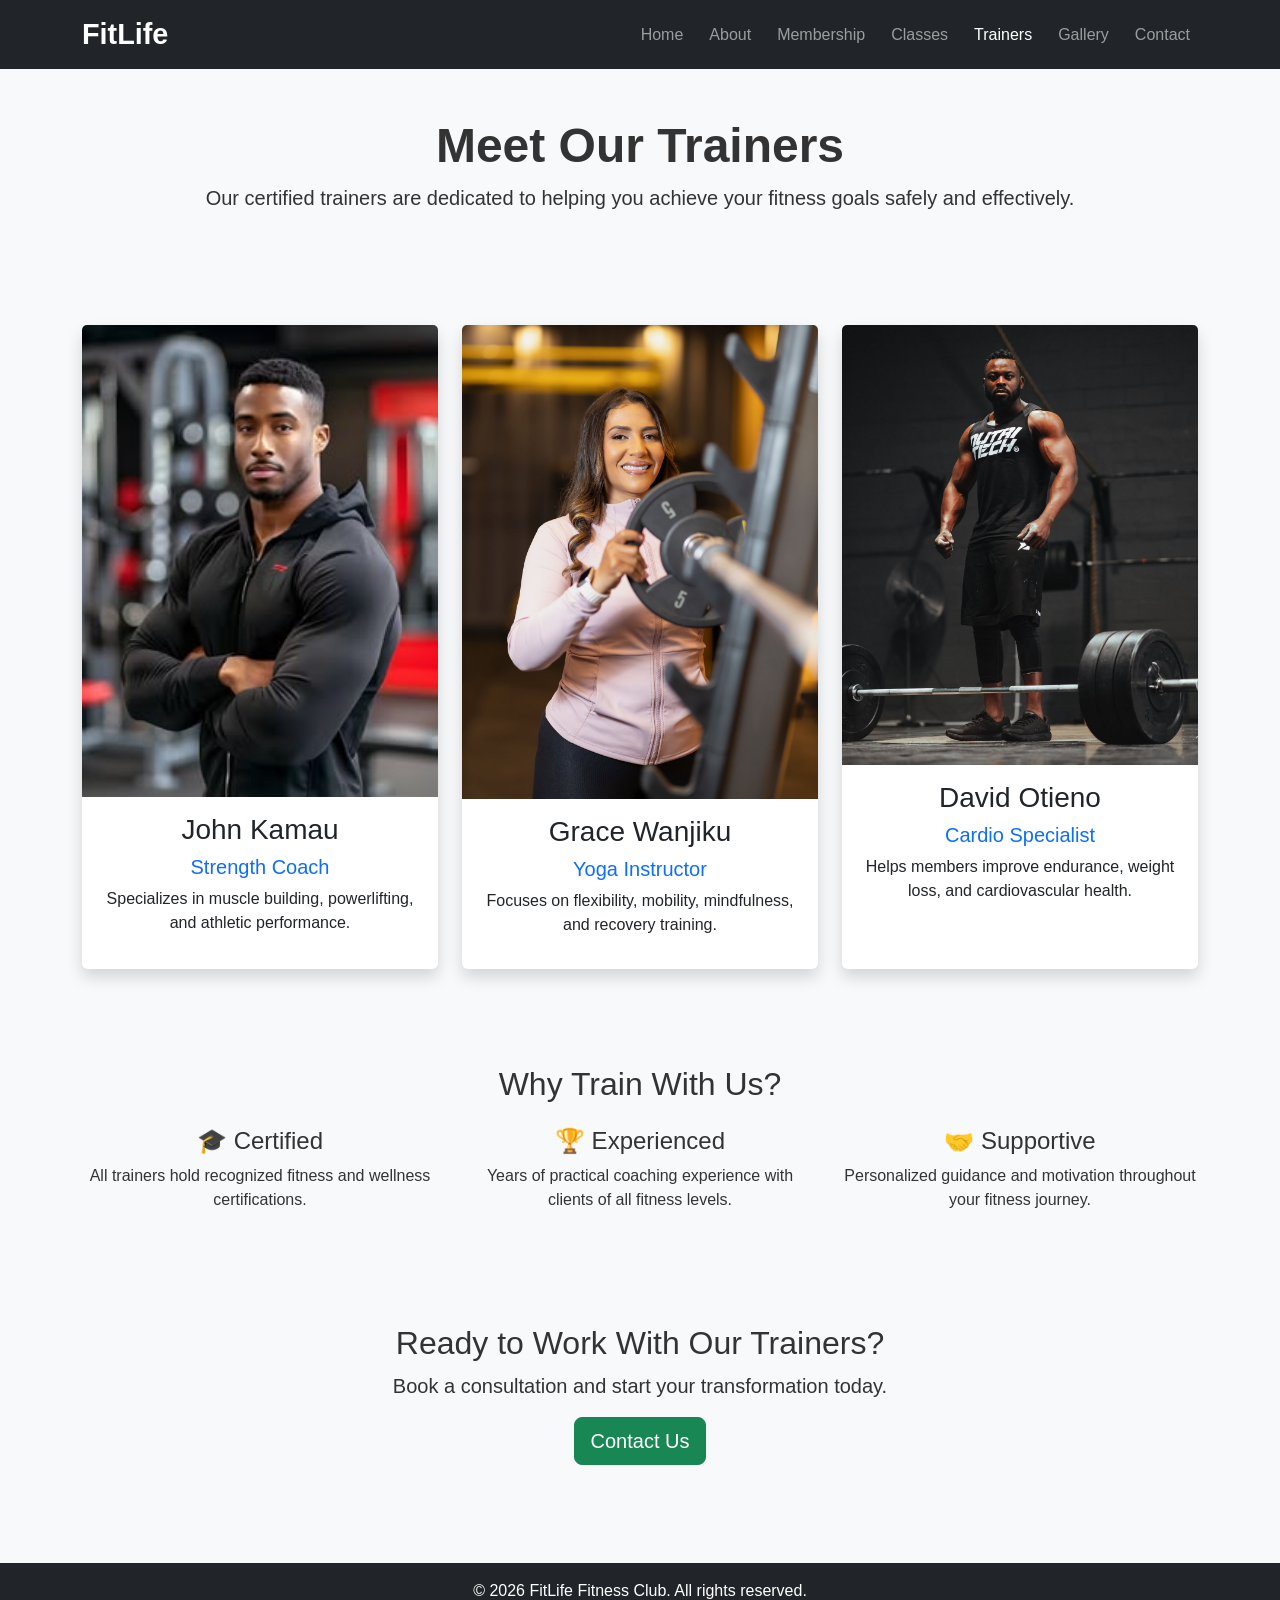
<file: trainers.html>
<!DOCTYPE html>
<html lang="en">
<head>
  <!-- Page setup: character encoding and responsive design -->
  <meta charset="UTF-8">
  <meta name="viewport" content="width=device-width, initial-scale=1.0">
  <title>Meet Our Trainers | FitLife Fitness Club</title>

  <!-- Bootstrap CSS for layout and styling -->
  <link href="https://cdn.jsdelivr.net/npm/bootstrap@5.3.7/dist/css/bootstrap.min.css" rel="stylesheet">

  <!-- Custom CSS file -->
  <link rel="stylesheet" href="style.css">
</head>
<body>

  <!-- Navigation Bar (consistent across all pages) -->
  <nav class="navbar navbar-expand-lg navbar-dark bg-dark">
    <div class="container">
      <!-- Brand name/logo -->
      <a class="navbar-brand fw-bold" href="index.html">FitLife</a>

      <!-- Mobile menu toggle button -->
      <button class="navbar-toggler" type="button" data-bs-toggle="collapse" data-bs-target="#navbarNav">
        <span class="navbar-toggler-icon"></span>
      </button>

      <!-- Navigation links -->
      <div class="collapse navbar-collapse" id="navbarNav">
        <ul class="navbar-nav ms-auto">
          <!-- ms-auto pushes links to the right -->
          <li class="nav-item"><a class="nav-link" href="index.html">Home</a></li>
          <li class="nav-item"><a class="nav-link" href="about.html">About</a></li>
          <li class="nav-item"><a class="nav-link" href="membership.html">Membership</a></li>
          <li class="nav-item"><a class="nav-link" href="classes.html">Classes</a></li>
          <li class="nav-item"><a class="nav-link active" href="trainers.html">Trainers</a></li>
          <li class="nav-item"><a class="nav-link" href="gallery.html">Gallery</a></li>
          <li class="nav-item"><a class="nav-link" href="contact.html">Contact</a></li>
        </ul>
      </div>
    </div>
  </nav>

  <!-- Page Header -->
  <section class="bg-light py-5">
    <div class="container text-center">
      <!-- Main heading -->
      <h1 class="display-5 fw-bold">Meet Our Trainers</h1>
      <!-- Introductory text -->
      <p class="lead">Our certified trainers are dedicated to helping you achieve your fitness goals safely and effectively.</p>
    </div>
  </section>

  <!-- Trainer Cards Section -->
  <section class="py-5">
    <div class="container">
      <div class="row g-4">
        <!-- Trainer 1 -->
        <div class="col-md-4">
          <div class="card h-100 shadow text-center">
            <!-- Trainer image -->
            <img src="john.jpg" alt="Our trainer John Kamau" class="card-img-top">

            <div class="card-body">
              <h3>John Kamau</h3>
              <h5 class="text-primary">Strength Coach</h5>
              <p>Specializes in muscle building, powerlifting, and athletic performance.</p>
            </div>
          </div>
        </div>
        <!-- Trainer 2 -->
        <div class="col-md-4">
          <div class="card h-100 shadow text-center">
            <img src="grace.jpg" alt="Our trainer Grace Wanjiku" class="card-img-top">

            <div class="card-body">
              <h3>Grace Wanjiku</h3>
              <h5 class="text-primary">Yoga Instructor</h5>
              <p>Focuses on flexibility, mobility, mindfulness, and recovery training.</p>
            </div>
          </div>
        </div>
        <!-- Trainer 3 -->
        <div class="col-md-4">
          <div class="card h-100 shadow text-center">
            <img src="david.jpg" alt="Our trainer David Otieno" class="card-img-top">

            <div class="card-body">
              <h3>David Otieno</h3>
              <h5 class="text-primary">Cardio Specialist</h5>
              <p>Helps members improve endurance, weight loss, and cardiovascular health.</p>
            </div>
          </div>
        </div>
      </div>
    </div>
  </section>

  <!-- Why Train With Us Section -->
  <section class="bg-light py-5">
    <div class="container">
      <h2 class="text-center mb-4">Why Train With Us?</h2>
      <div class="row text-center">
        <!-- Each feature with icon and description -->
        <div class="col-md-4">
          <h4>🎓 Certified</h4>
          <p>All trainers hold recognized fitness and wellness certifications.</p>
        </div>
        <div class="col-md-4">
          <h4>🏆 Experienced</h4>
          <p>Years of practical coaching experience with clients of all fitness levels.</p>
        </div>
        <div class="col-md-4">
          <h4>🤝 Supportive</h4>
          <p>Personalized guidance and motivation throughout your fitness journey.</p>
        </div>
      </div>
    </div>
  </section>

  <!-- Call to Action Section -->
  <section class="py-5 text-center">
    <div class="container">
      <h2>Ready to Work With Our Trainers?</h2>
      <p class="lead">Book a consultation and start your transformation today.</p>
      <!-- Button linking to contact page -->
      <a href="contact.html" class="btn btn-success btn-lg">Contact Us</a>
    </div>
  </section>

  <!-- Footer -->
  <footer class="bg-dark text-white text-center py-3">
    <p class="mb-0">&copy; 2026 FitLife Fitness Club. All rights reserved.</p>
  </footer>

  <!-- Bootstrap JS for interactive components -->
  <script src="https://cdn.jsdelivr.net/npm/bootstrap@5.3.7/dist/js/bootstrap.bundle.min.js"></script>
</body>
</html>
</file>
<file: style.css>
/* ==========================
   GENERAL STYLING
   Sets default font, background, and text color
========================== */
body {
  font-family: Arial, Helvetica, sans-serif; /* Clean, readable font */
  background-color: #f8f9fa; /* Light gray background */
  color: #333; /* Dark text for contrast */
}

/* ==========================
   NAVIGATION
   Styles the navbar brand and links
========================== */
.navbar-brand {
  font-size: 1.8rem; /* Larger logo text */
  font-weight: bold; /* Bold for emphasis */
}

.navbar-nav .nav-link {
  margin-left: 10px; /* Space between links */
  transition: color 0.3s ease; /* Smooth hover effect */
}

.navbar-nav .nav-link:hover {
  color: #ffc107; /* Gold hover color */
}

/* ==========================
   BUTTONS
   Adds hover animation to buttons
========================== */
.btn {
  transition: all 0.3s ease; /* Smooth transition */
}

.btn:hover {
  transform: scale(1.05); /* Slight grow effect */
}

/* ==========================
   CARDS
   Removes border and adds hover animation
========================== */
.card {
  border: none; /* Clean look */
  transition: all 0.3s ease; /* Smooth hover effect */
}

.card:hover {
  transform: translateY(-8px); /* Lift card upwards */
  box-shadow: 0 8px 20px rgba(0,0,0,0.15); /* Shadow for depth */
}
.section-title{

    background:#198754;

    color:white;

    padding:20px;

    border-radius:12px;

    width:fit-content;

    margin:0 auto 50px;

}
/* ==========================
   FOOTER
   Adds spacing and styles footer text
========================== */
footer {
  margin-top: 50px; /* Space above footer */
}

footer p {
  margin-bottom: 5px; /* Small spacing between lines */
}

/* ==========================
   SECTIONS
   Adds consistent padding to all sections
========================== */
section {
  padding-top: 60px;
  padding-bottom: 60px;
}

/* ==========================
   HOMEPAGE HERO SECTION
   Background image with overlay
========================== */
.hero {
  position: relative; /* Needed for overlay */
  background: url("https://images.unsplash.com/photo-1517836357463-d25dfeac3438?w=1600") center/cover no-repeat; /* Gym image */
  height: 400px; /* Fixed height */
  color: white; /* White text for contrast */
  display: flex; /* Center content */
  align-items: center; /* Vertical center */
  justify-content: center; /* Horizontal center */
}

.hero::before {
  content: ""; /* Empty overlay element */
  position: absolute;
  inset: 0; /* Cover entire hero */
  background: rgba(0,0,0,.55); /* Semi-transparent black overlay */
  z-index: 0; /* Behind text */
}

.hero .container {
  position: relative;
  z-index: 1; /* Text above overlay */
  text-align: center; /* Centered text */
}

/* ==========================
   FEATURE BOXES
   Used in About/Trainers sections
========================== */
.feature-box {
  transition: transform 0.3s ease, box-shadow 0.3s ease; /* Smooth hover */
}
.feature-box:hover {
  transform: translateY(-5px); /* Lift effect */
  box-shadow: 0 8px 20px rgba(0,0,0,0.15); /* Shadow for depth */
}
</file>
